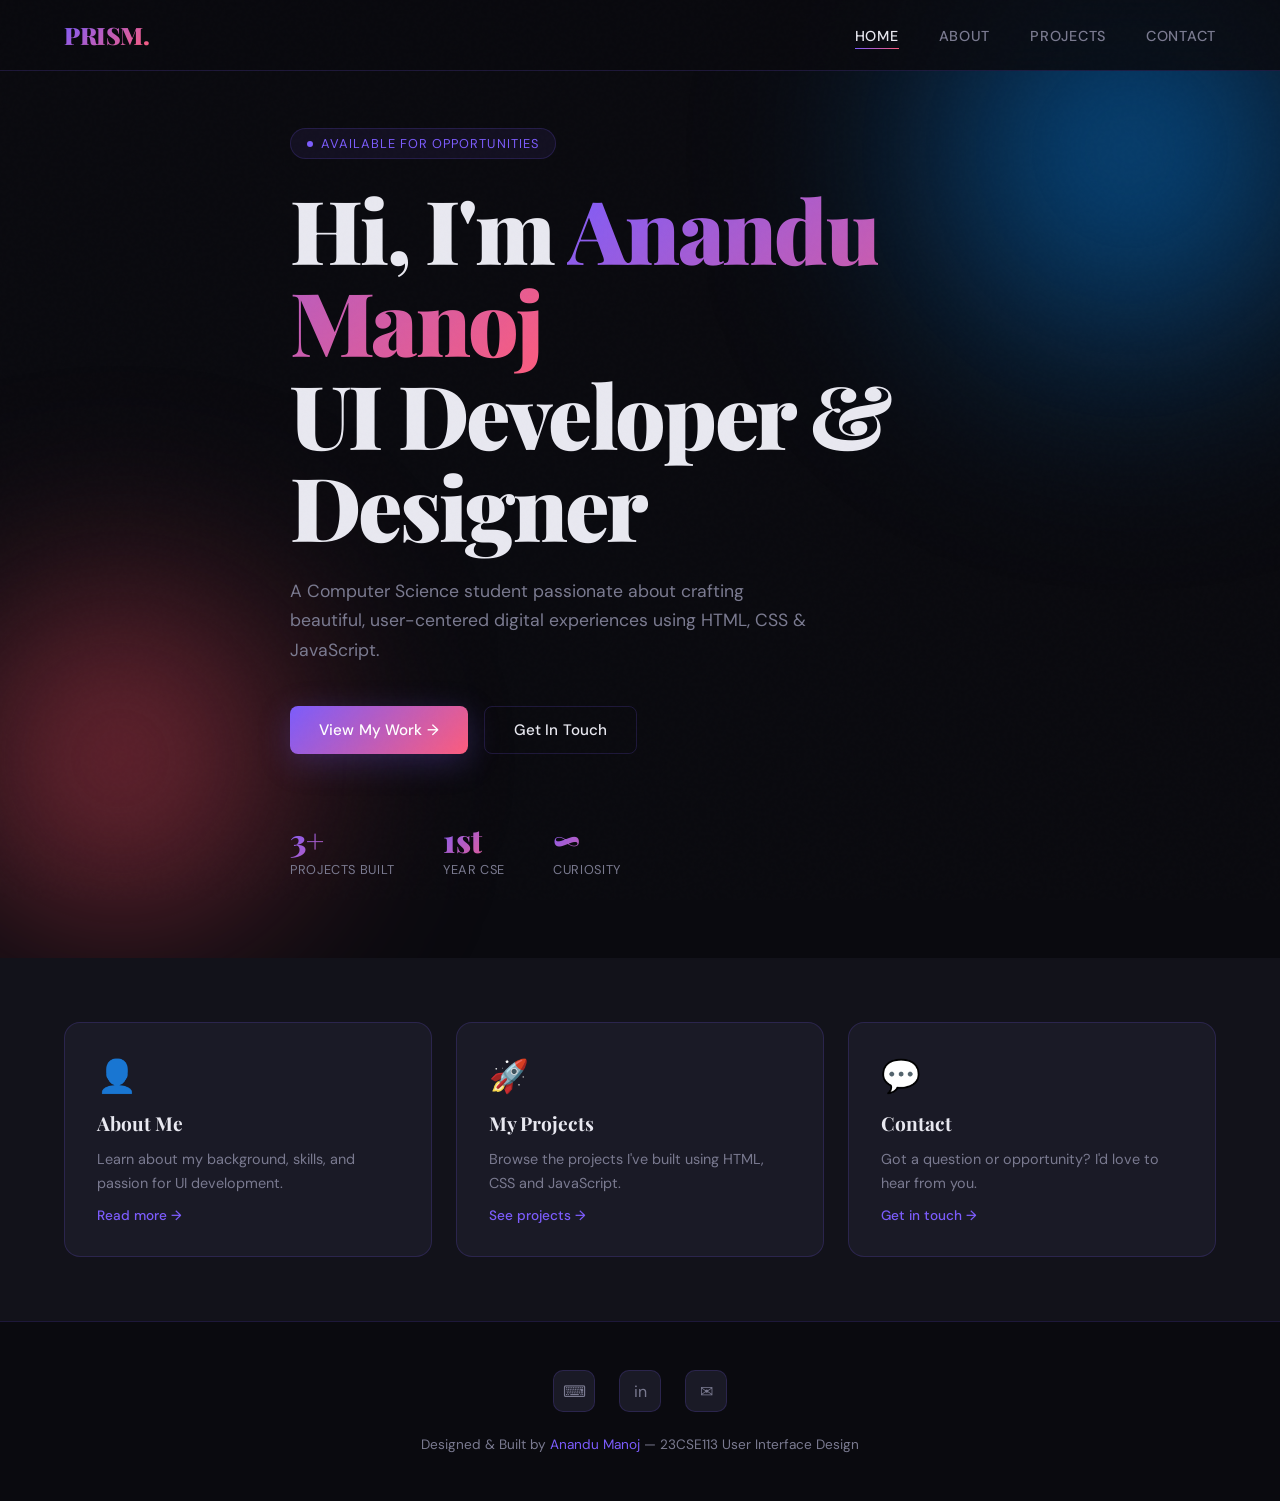
<file: index.html>
<!DOCTYPE html>
<html lang="en">
<head>
  <meta charset="UTF-8" />
  <meta name="viewport" content="width=device-width, initial-scale=1.0"/>
  <title>PRISM | The Portfolio of Anandu Manoj</title>
  <link rel="stylesheet" href="style.css" />
  <style>
    #home {
      min-height: 100vh;
      display: flex; align-items: center;
      padding: 8rem 5% 5rem;
      position: relative; overflow: hidden;
      flex-direction: column; justify-content: center;
    }
    .hero-blob {
      position: absolute;
      border-radius: 50%; filter: blur(100px); pointer-events: none;
    }
    .blob1 {
      width: 500px; height: 500px;
      background: radial-gradient(circle, rgba(3, 112, 201, 0.849), transparent 80%);
      top: -100px; right: -100px;
      animation: blobFloat 8s ease-in-out infinite;
    }
    .blob2 {
      width: 400px; height: 400px;
      background: radial-gradient(circle, rgba(196, 62, 80, 0.904), transparent 80%);
      bottom: 0; left: -80px;
      animation: blobFloat 10s ease-in-out infinite reverse;
    }
    .hero-content { max-width: 700px; position: relative; z-index: 1; width: 100%; }
    .hero-tag {
      display: inline-flex; align-items: center; gap: 8px;
      padding: 6px 16px; border-radius: 999px;
      border: 1px solid var(--border);
      background: rgba(124,92,252,0.08);
      font-size: 0.8rem; color: var(--accent); letter-spacing: 0.08em;
      text-transform: uppercase; margin-bottom: 1.5rem;
      animation: fadeUp 0.8s ease both;
    }
    .hero-tag span {
      width:6px; height:6px; border-radius:50%;
      background: var(--accent); animation: pulse 2s infinite;
    }
    .hero-title {
      font-family: var(--font-display);
      font-size: clamp(3rem, 7vw, 5.5rem);
      font-weight: 900; line-height: 1.05;
      letter-spacing: -0.03em; margin-bottom: 1.5rem;
      animation: fadeUp 0.8s 0.1s ease both;
    }
    .hero-title .highlight {
      background: linear-gradient(135deg, var(--accent), var(--accent2));
      -webkit-background-clip: text;
      background-clip: text;
      -webkit-text-fill-color: transparent;
      color: transparent;
}
    .hero-desc {
      font-size: 1.1rem; color: var(--muted); line-height: 1.7;
      max-width: 520px; margin-bottom: 2.5rem;
      animation: fadeUp 0.8s 0.2s ease both;
    }
    .hero-cta {
      display: flex; gap: 1rem; flex-wrap: wrap;
      animation: fadeUp 0.8s 0.3s ease both;
    }
    .stats-bar {
      display: flex; gap: 3rem; margin-top: 4rem;
      position: relative; z-index: 1;
      animation: fadeUp 0.8s 0.5s ease both;
    }
    .stat h3 {
      font-family: var(--font-display);
      font-size: 2rem; font-weight: 900;
      background: linear-gradient(135deg, var(--accent), var(--accent2));
      -webkit-background-clip: text;
      background-clip: text;
      -webkit-text-fill-color: transparent;
      color: transparent;
}
    .stat p { font-size: 0.8rem; color: var(--muted); letter-spacing: 0.05em; text-transform: uppercase; }

    .quick-links {
      padding: 4rem 5%;
      background: var(--surface);
      display: grid; grid-template-columns: repeat(3, 1fr); gap: 1.5rem;
    }
    .quick-card {
      padding: 2rem;
      background: var(--card); border: 1px solid var(--border);
      border-radius: 16px; text-decoration: none; color: var(--text);
      transition: all 0.3s; display: flex; flex-direction: column; gap: 0.8rem;
    }
    .quick-card:hover {
      transform: translateY(-6px); border-color: var(--accent);
      box-shadow: 0 20px 60px rgba(124,92,252,0.12);
    }
    .quick-card-icon { font-size: 2rem; }
    .quick-card h3 { font-family: var(--font-display); font-size: 1.2rem; font-weight: 700; }
    .quick-card p { font-size: 0.9rem; color: var(--muted); line-height: 1.6; }
    .quick-card span { font-size: 0.85rem; color: var(--accent); font-weight: 500; margin-top: auto; }

    @media (max-width: 768px) {
      .stats-bar { gap: 2rem; flex-wrap: wrap; }
      .quick-links { grid-template-columns: 1fr; }
    }
  </style>
</head>
<body>
  <nav>
    <a href="index.html" class="nav-logo">PRISM.</a>
    <ul class="nav-links">
      <li><a href="index.html" class="active">Home</a></li>
      <li><a href="about.html">About</a></li>
      <li><a href="projects.html">Projects</a></li>
      <li><a href="contact.html">Contact</a></li>
    </ul>
    <button class="hamburger" onclick="toggleMenu()" aria-label="Menu">
      <span></span><span></span><span></span>
    </button>
  </nav>
  <div class="mobile-menu" id="mobileMenu">
    <a href="index.html">Home</a>
    <a href="about.html">About</a>
    <a href="projects.html">Projects</a>
    <a href="contact.html">Contact</a>
  </div>

  <section id="home">
    <div class="hero-blob blob1"></div>
    <div class="hero-blob blob2"></div>
    <div class="hero-content">
      <div class="hero-tag"><span></span> Available for opportunities</div>
      <h1 class="hero-title">
        Hi, I'm <span class="highlight">Anandu Manoj</span><br/>
        UI Developer &amp; Designer
      </h1>
      <p class="hero-desc">
        A Computer Science student passionate about crafting beautiful,
        user-centered digital experiences using HTML, CSS &amp; JavaScript.
      </p>
      <div class="hero-cta">
        <a href="projects.html" class="btn btn-primary">View My Work →</a>
        <a href="contact.html" class="btn btn-outline">Get In Touch</a>
      </div>
      <div class="stats-bar">
        <div class="stat"><h3>3+</h3><p>Projects Built</p></div>
        <div class="stat"><h3>1st</h3><p>Year CSE</p></div>
        <div class="stat"><h3>∞</h3><p>Curiosity</p></div>
      </div>
    </div>
  </section> 

  <div class="quick-links">
    <a href="about.html" class="quick-card reveal">
      <div class="quick-card-icon">👤</div>
      <h3>About Me</h3>
      <p>Learn about my background, skills, and passion for UI development.</p>
      <span>Read more →</span>
    </a>
    <a href="projects.html" class="quick-card reveal">
      <div class="quick-card-icon">🚀</div>
      <h3>My Projects</h3>
      <p>Browse the projects I've built using HTML, CSS and JavaScript.</p>
      <span>See projects →</span>
    </a>
    <a href="contact.html" class="quick-card reveal">
      <div class="quick-card-icon">💬</div>
      <h3>Contact</h3>
      <p>Got a question or opportunity? I'd love to hear from you.</p>
      <span>Get in touch →</span>
    </a>
  </div>

  <footer>
    <div class="social-links">
      <a href="https://github.com/nandu17" class="social-link" target="_blank" title="GitHub">⌨</a>
      <a href="https://linkedin.com/in/nandu17" class="social-link" target="_blank" title="LinkedIn">in</a>
      <a href="https://gmail.com/nandu17@gmail.com" class="social-link" title="Email">✉</a>
    </div>
    <p>Designed &amp; Built by <a href="index.html">Anandu Manoj</a> &mdash; 23CSE113 User Interface Design</p>
  </footer>

  <script src="script.js"></script>
</body>
</html>
</file>
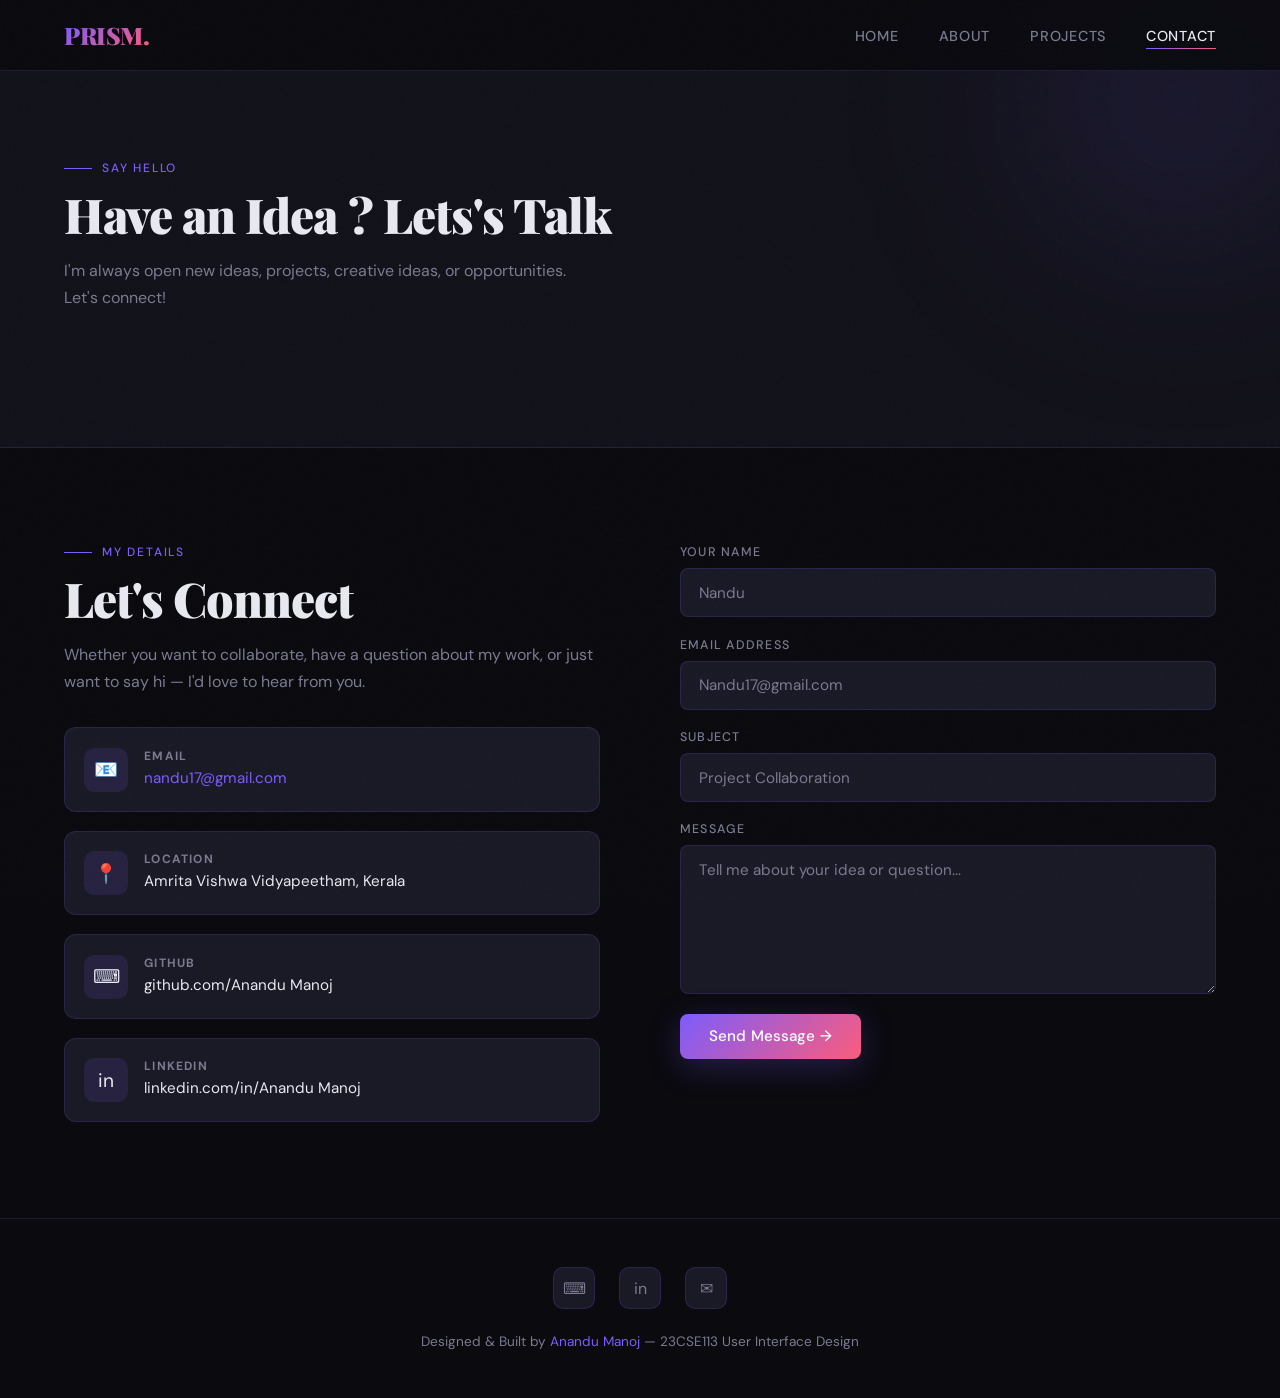
<file: contact.html>
<!DOCTYPE html>
<html lang="en">
<head>
  <meta charset="UTF-8" />
  <meta name="viewport" content="width=device-width, initial-scale=1.0"/>
  <title>Contact | Anandu Manoj</title>
  <link rel="stylesheet" href="style.css" />
  <style>
    /* ===== CONTACT GRID ===== */
    .contact-grid {
      display: grid; grid-template-columns: 1fr 1fr; gap: 5rem;
      align-items: start;
    }
    /* ===== CONTACT INFO CARDS ===== */
    .contact-info { display: flex; flex-direction: column; gap: 1.2rem; margin-top: 2rem; }
    .contact-item {
      display: flex; align-items: flex-start; gap: 1rem;
      padding: 1.2rem;
      background: var(--card); border: 1px solid var(--border);
      border-radius: 12px; transition: border-color 0.3s;
      text-decoration: none; color: var(--text);
    }
    .contact-item:hover { border-color: var(--accent); }
    .contact-icon {
      width: 44px; height: 44px; border-radius: 10px; flex-shrink: 0;
      background: rgba(124,92,252,0.12);
      display: flex; align-items: center; justify-content: center;
      font-size: 1.2rem;
    }
    .contact-item h4 {
      font-size: 0.75rem; text-transform: uppercase; letter-spacing: 0.1em;
      color: var(--muted); margin-bottom: 4px;
    }
    .contact-item p { font-size: 0.95rem; color: var(--text); }
    .contact-item a { color: var(--accent); text-decoration: none; }

    /* ===== FORM ===== */
    .contact-form { display: flex; flex-direction: column; gap: 1.2rem; }
    .form-group { display: flex; flex-direction: column; gap: 0.5rem; }
    .form-group label {
      font-size: 0.78rem; letter-spacing: 0.1em; text-transform: uppercase;
      color: var(--muted); font-weight: 500;
    }
    .form-group input,
    .form-group textarea {
      padding: 0.85rem 1.1rem;
      background: var(--card); border: 1px solid var(--border);
      border-radius: 8px; color: var(--text);
      font-family: var(--font-body); font-size: 0.95rem;
      transition: border-color 0.3s, box-shadow 0.3s;
      resize: vertical;
    }
    .form-group input:focus,
    .form-group textarea:focus {
      outline: none; border-color: var(--accent);
      box-shadow: 0 0 0 3px rgba(124,92,252,0.12);
    }
    .form-group input::placeholder,
    .form-group textarea::placeholder { color: var(--muted); }

    /* ===== SUCCESS STATE ===== */
    .form-success {
      display: none; text-align: center; padding: 3rem 2rem;
      background: var(--card); border: 1px solid rgba(34,197,94,0.3);
      border-radius: 16px;
    }
    .form-success h3 {
      font-family: var(--font-display); font-size: 1.5rem;
      margin-bottom: 0.5rem; color: #22c55e;
    }
    .form-success p { color: var(--muted); }

    @media (max-width: 768px) {
      .contact-grid { grid-template-columns: 1fr; gap: 3rem; }
    }
  </style>
</head>
<body>
  <nav>
    <a href="index.html" class="nav-logo">PRISM.</a>
    <ul class="nav-links">
      <li><a href="index.html">Home</a></li>
      <li><a href="about.html">About</a></li>
      <li><a href="projects.html">Projects</a></li>
      <li><a href="contact.html" class="active">Contact</a></li>
    </ul>
    <button class="hamburger" onclick="toggleMenu()" aria-label="Menu">
      <span></span><span></span><span></span>
    </button>
  </nav>
  <div class="mobile-menu" id="mobileMenu">
    <a href="index.html">Home</a>
    <a href="about.html">About</a>
    <a href="projects.html">Projects</a>
    <a href="contact.html">Contact</a>
  </div>

  <!-- PAGE HEADER -->
  <div class="page-header">
    <div class="page-header-blob"></div>
    <p class="section-label">Say Hello</p>
    <h1 class="section-title">Have an Idea ? Lets's Talk</h1>
    <p class="section-sub">
      I'm always open new ideas, projects, creative ideas,
      or opportunities. Let's connect!
    </p>
  </div>

  <!-- CONTACT SECTION -->
  <section style="background: var(--bg);">
    <div class="contact-grid">

      <!-- LEFT: Info -->
      <div>
        <p class="section-label reveal">My Details</p>
        <h2 class="section-title reveal">Let's Connect</h2>
        <p style="color:var(--muted);line-height:1.7;" class="reveal">
          Whether you want to collaborate, have a question about my work,
          or just want to say hi — I'd love to hear from you.
        </p>

        <div class="contact-info">
          <div class="contact-item reveal">
            <div class="contact-icon">📧</div>
            <div>
              <h4>Email</h4>
              <p><a href="https://gmail.com">nandu17@gmail.com</a></p>
            </div>
          </div>
          <div class="contact-item reveal">
            <div class="contact-icon">📍</div>
            <div>
              <h4>Location</h4>
              <p>Amrita Vishwa Vidyapeetham, Kerala</p>
            </div>
          </div>
          <a href="https://github.com/nandu17" target="_blank" class="contact-item reveal">
            <div class="contact-icon">⌨</div>
            <div>
              <h4>GitHub</h4>
              <p>github.com/Anandu Manoj</p>
            </div>
          </a>
          <a href="https://linkedin.com/in/nandu17" target="_blank" class="contact-item reveal">
            <div class="contact-icon">in</div>
            <div>
              <h4>LinkedIn</h4>
              <p>linkedin.com/in/Anandu Manoj</p>
            </div>
          </a>
        </div>
      </div>

      <!-- RIGHT: Form -->
      <div class="reveal">
        <form class="contact-form" id="contactForm" onsubmit="handleSubmit(event)">
          <div class="form-group">
            <label for="name">Your Name</label>
            <input type="text" id="name" placeholder="Nandu" required />
          </div>
          <div class="form-group">
            <label for="email">Email Address</label>
            <input type="email" id="email" placeholder="Nandu17@gmail.com" required />
          </div>
          <div class="form-group">
            <label for="subject">Subject</label>
            <input type="text" id="subject" placeholder="Project Collaboration" />
          </div>
          <div class="form-group">
            <label for="message">Message</label>
            <textarea id="message" rows="6" placeholder="Tell me about your idea or question..." required></textarea>
          </div>
          <button type="submit" class="btn btn-primary" style="width:fit-content" id="submitBtn">
            Send Message →
          </button>
        </form>

        <div class="form-success" id="formSuccess">
          <div style="font-size:3rem;margin-bottom:1rem;">✓</div>
          <h3>Message Sent!</h3>
          <p>Thanks for reaching out. I'll get back to you soon.</p>
        </div>
      </div>

    </div>
  </section>

  <footer>
    <div class="social-links">
      <a href="https://github.com/nandu17" class="social-link" target="_blank" title="GitHub">⌨</a>
      <a href="https://linkedin.com/in/nandu17" class="social-link" target="_blank" title="LinkedIn">in</a>
      <a href="https://gmail.com/nandu17@gmail.com" class="social-link" title="Email">✉</a>
    </div>
    <p>Designed &amp; Built by <a href="index.html">Anandu Manoj</a> &mdash; 23CSE113 User Interface Design</p>
  </footer>

  <script src="script.js"></script>
  <script>
    function handleSubmit(e) {
      e.preventDefault();
      document.getElementById('contactForm').style.display = 'none';
      document.getElementById('formSuccess').style.display = 'block';
    }
  </script>
</body>
</html>
</file>
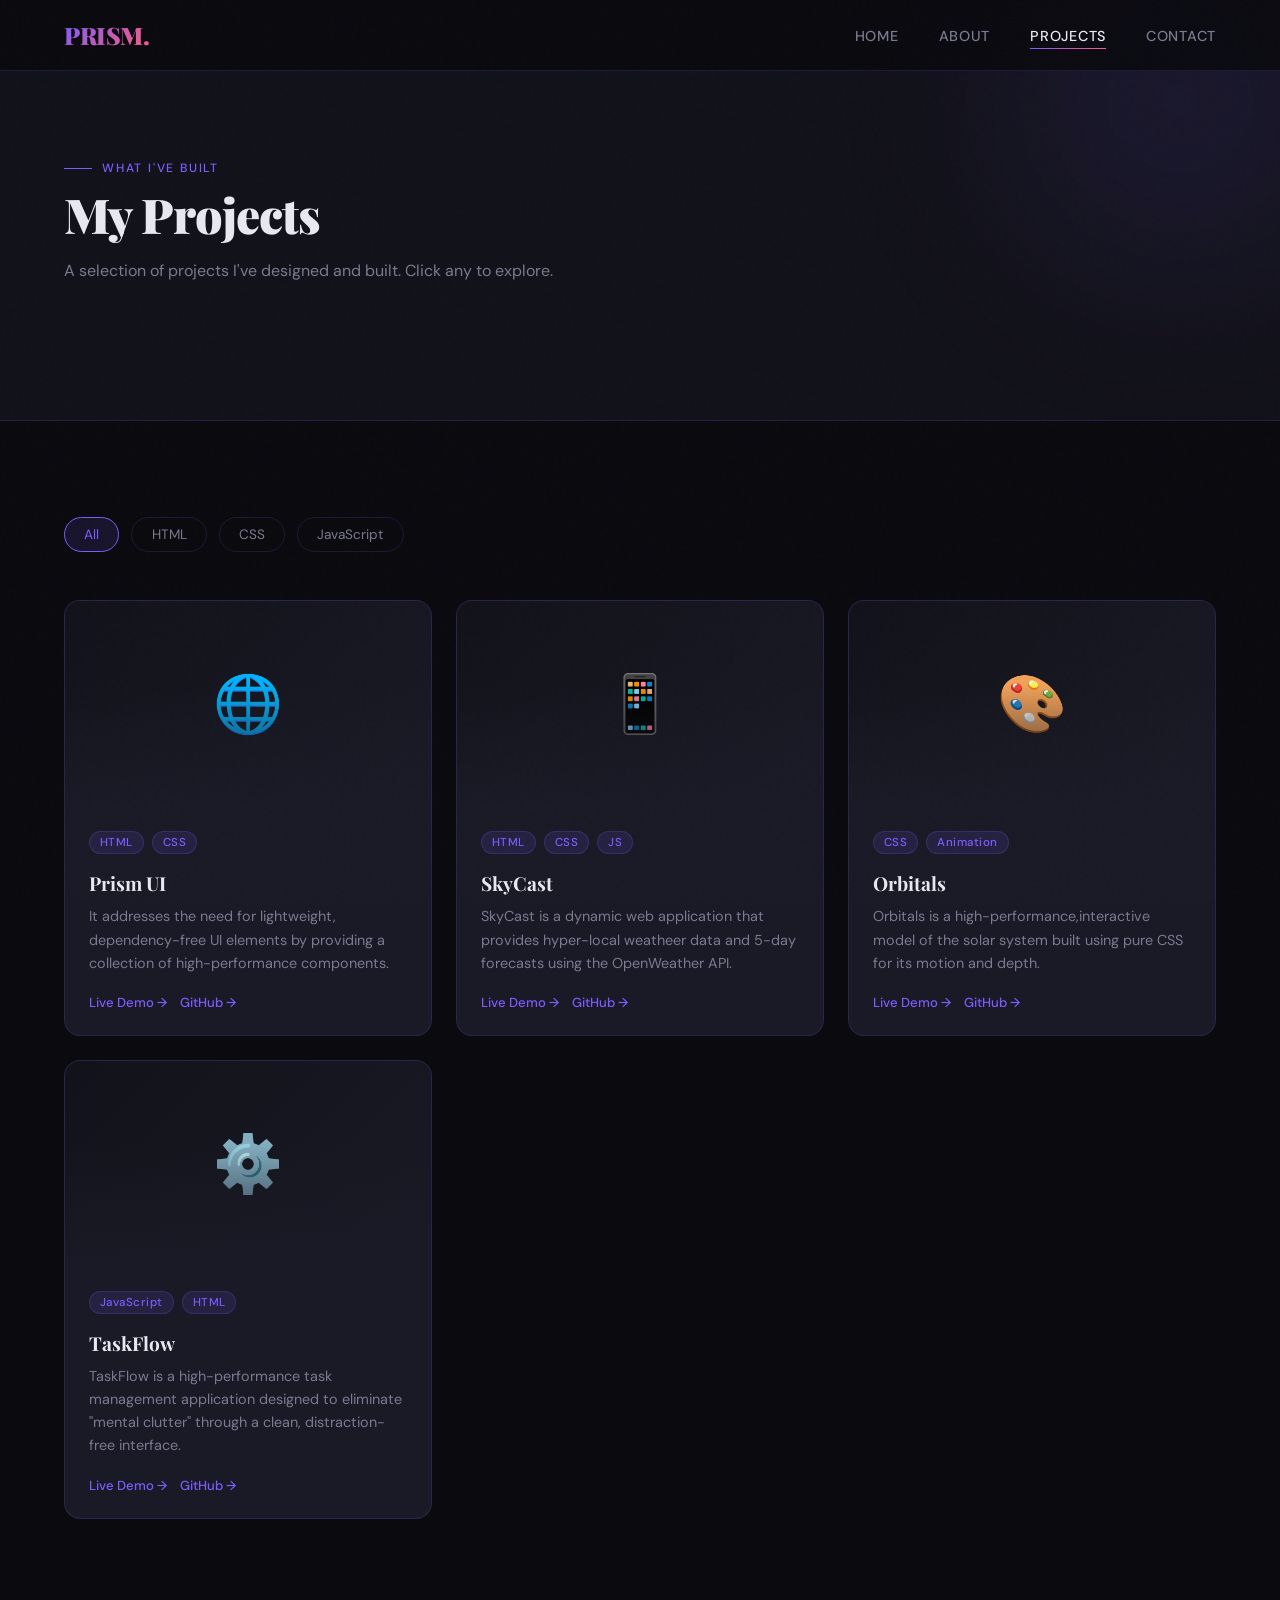
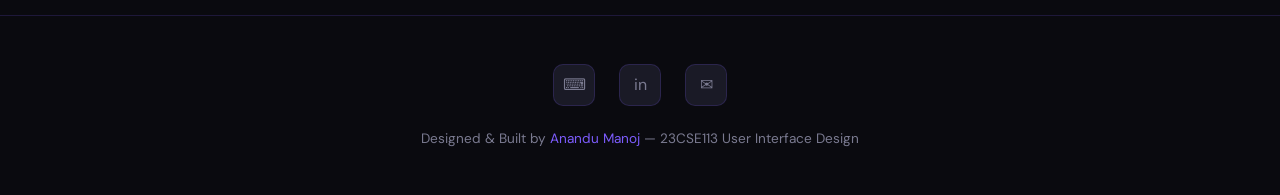
<file: projects.html>
<!DOCTYPE html>
<html lang="en">
<head>
  <meta charset="UTF-8" />
  <meta name="viewport" content="width=device-width, initial-scale=1.0"/>
  <title>Projects | Anandu Manoj</title>
  <link rel="stylesheet" href="style.css" />
  <style>
    /* ===== FILTER TABS ===== */
    .filter-bar {
      display: flex; gap: 0.75rem; flex-wrap: wrap;
      margin-bottom: 3rem;
    }
    .filter-btn {
      padding: 0.5rem 1.2rem; border-radius: 999px;
      border: 1px solid var(--border);
      background: transparent; color: var(--muted);
      font-family: var(--font-body); font-size: 0.85rem;
      cursor: pointer; transition: all 0.3s;
    }
    .filter-btn:hover,
    .filter-btn.active {
      background: rgba(124,92,252,0.12);
      border-color: var(--accent); color: var(--accent);
    }
    /* ===== PROJECTS GRID ===== */
    .projects-grid {
      display: grid; grid-template-columns: repeat(auto-fill, minmax(320px, 1fr));
      gap: 1.5rem;
    }
    .project-card {
      background: var(--card); border: 1px solid var(--border);
      border-radius: 16px; overflow: hidden;
      transition: all 0.4s; position: relative;
    }
    .project-card:hover {
      transform: translateY(-6px);
      border-color: var(--accent);
      box-shadow: 0 20px 60px rgba(124,92,252,0.15);
    }
    .project-thumb {
      aspect-ratio: 16/9;
      background: linear-gradient(135deg, var(--surface), var(--card));
      position: relative; overflow: hidden;
      display: flex; align-items: center; justify-content: center;
      font-size: 3.5rem;
    }
    .project-thumb::after {
      content:''; position:absolute; inset:0;
      background: linear-gradient(to bottom, transparent 40%, var(--card));
    }
    .project-body { padding: 1.5rem; }
    .project-tags { display: flex; gap: 0.5rem; flex-wrap: wrap; margin-bottom: 1rem; }
    .tag {
      font-size: 0.72rem; padding: 3px 10px; border-radius: 999px;
      background: rgba(124,92,252,0.12); color: var(--accent);
      border: 1px solid rgba(124,92,252,0.2); font-weight: 500;
      letter-spacing: 0.04em;
    }
    .project-card h3 {
      font-family: var(--font-display);
      font-size: 1.2rem; font-weight: 700; margin-bottom: 0.6rem;
    }
    .project-card p { font-size: 0.9rem; color: var(--muted); line-height: 1.6; margin-bottom: 1.2rem; }
    .project-links { display: flex; gap: 0.8rem; }
    .project-link {
      font-size: 0.82rem; color: var(--accent); text-decoration: none;
      display: flex; align-items: center; gap: 5px; font-weight: 500;
      transition: gap 0.2s;
    }
    .project-link:hover { gap: 9px; }

    /* ===== HIDDEN CLASS (for filter) ===== */
    .project-card.hidden { display: none; }
  </style>
</head>
<body>
  <nav>
    <a href="index.html" class="nav-logo">PRISM.</a>
    <ul class="nav-links">
      <li><a href="index.html">Home</a></li>
      <li><a href="about.html">About</a></li>
      <li><a href="projects.html" class="active">Projects</a></li>
      <li><a href="contact.html">Contact</a></li>
    </ul>
    <button class="hamburger" onclick="toggleMenu()" aria-label="Menu">
      <span></span><span></span><span></span>
    </button>
  </nav>
  <div class="mobile-menu" id="mobileMenu">
    <a href="index.html">Home</a>
    <a href="about.html">About</a>
    <a href="projects.html">Projects</a>
    <a href="contact.html">Contact</a>
  </div>

  <!-- PAGE HEADER -->
  <div class="page-header">
    <div class="page-header-blob"></div>
    <p class="section-label">What I've Built</p>
    <h1 class="section-title">My Projects</h1>
    <p class="section-sub">A selection of projects I've designed and built. Click any to explore.</p>
  </div>

  <!-- PROJECTS SECTION -->
  <section style="background:var(--bg);">
    <!-- Filter Bar -->
    <div class="filter-bar reveal">
      <button class="filter-btn active" onclick="filterProjects('all', this)">All</button>
      <button class="filter-btn" onclick="filterProjects('html', this)">HTML</button>
      <button class="filter-btn" onclick="filterProjects('css', this)">CSS</button>
      <button class="filter-btn" onclick="filterProjects('js', this)">JavaScript</button>
    </div>

    <div class="projects-grid">

      <!-- PROJECT 1 -->
      <div class="project-card reveal" data-tags="html css">
        <div class="project-thumb">🌐</div>
        <div class="project-body">
          <div class="project-tags">
            <span class="tag">HTML</span>
            <span class="tag">CSS</span>
          </div>
          <h3>Prism UI</h3>
          <p>
            It addresses the need for lightweight, dependency-free UI elements by providing a collection of
            high-performance components.
          </p>
          <div class="project-links">
            <a href="https://prismjs.com" class="project-link" target="_blank">Live Demo →</a>
            <a href="https://pure-css.github.io" class="project-link" target="_blank">GitHub →</a>
          </div>
        </div>
      </div>

      <!-- PROJECT 2 -->
      <div class="project-card reveal" data-tags="html css js">
        <div class="project-thumb">📱</div>
        <div class="project-body">
          <div class="project-tags">
            <span class="tag">HTML</span>
            <span class="tag">CSS</span>
            <span class="tag">JS</span>
          </div>
          <h3>SkyCast</h3>
          <p>
            SkyCast is a dynamic web application that provides hyper-local weatheer data and 
            5-day forecasts using the OpenWeather API.
          </p>
          <div class="project-links">
            <a href="#" class="project-link" target="_blank">Live Demo →</a>
            <a href="#" class="project-link" target="_blank">GitHub →</a>
          </div>
        </div>
      </div>

      <!-- PROJECT 3 -->
      <div class="project-card reveal" data-tags="css">
        <div class="project-thumb">🎨</div>
        <div class="project-body">
          <div class="project-tags">
            <span class="tag">CSS</span>
            <span class="tag">Animation</span>
          </div>
          <h3>Orbitals</h3>
          <p>
            Orbitals is a high-performance,interactive model of the solar system built using pure
            CSS for its motion and depth.
          </p>
          <div class="project-links">
            <a href="#" class="project-link" target="_blank">Live Demo →</a>
            <a href="#" class="project-link" target="_blank">GitHub →</a>
          </div>
        </div>
      </div>

      <!-- PROJECT 4 (bonus) -->
      <div class="project-card reveal" data-tags="js html">
        <div class="project-thumb">⚙️</div>
        <div class="project-body">
          <div class="project-tags">
            <span class="tag">JavaScript</span>
            <span class="tag">HTML</span>
          </div>
          <h3>TaskFlow</h3>
          <p>
            TaskFlow is a high-performance task management application designed to 
            eliminate "mental clutter" through a clean, distraction-free interface.
          </p>
          <div class="project-links">
            <a href="#" class="project-link" target="_blank">Live Demo →</a>
            <a href="#" class="project-link" target="_blank">GitHub →</a>
          </div>
        </div>
      </div>

    </div>
  </section>

  <footer>
    <div class="social-links">
      <a href="https://github.com/nandu17" class="social-link" target="_blank" title="GitHub">⌨</a>
      <a href="https://linkedin.com/in/nandu17" class="social-link" target="_blank" title="LinkedIn">in</a>
      <a href="https://gmail.com/nandu17@gmail.com" class="social-link" title="Email">✉</a>
    </div>
    <p>Designed &amp; Built by <a href="index.html">Anandu Manoj</a> &mdash; 23CSE113 User Interface Design</p>
  </footer>

  <script src="script.js"></script>
  <script>
    // Filter functionality
    function filterProjects(tag, btn) {
      document.querySelectorAll('.filter-btn').forEach(b => b.classList.remove('active'));
      btn.classList.add('active');
      document.querySelectorAll('.project-card').forEach(card => {
        const tags = card.dataset.tags || '';
        if (tag === 'all' || tags.includes(tag)) {
          card.classList.remove('hidden');
        } else {
          card.classList.add('hidden');
        }
      });
    }
  </script>
</body>
</html>
</file>
<file: style.css>
/* ===== GOOGLE FONTS ===== */
@import url('https://fonts.googleapis.com/css2?family=Playfair+Display:wght@400;700;900&family=DM+Sans:wght@300;400;500&display=swap');

/* ===== CSS VARIABLES ===== */
:root {
  --bg:      #0a0a0f;
  --surface: #12121a;
  --card:    #1a1a26;
  --accent:  #7c5cfc;
  --accent2: #fc5c7d;
  --text:    #e8e8f0;
  --muted:   #7a7a90;
  --border:  rgba(124,92,252,0.18);
  --glow:    rgba(124,92,252,0.25);
  --font-display: 'Playfair Display', serif;
  --font-body:    'DM Sans', sans-serif;
}

/* ===== RESET ===== */
*, *::before, *::after { margin:0; padding:0; box-sizing:border-box; }
html { scroll-behavior: smooth; }
body {
  font-family: var(--font-body);
  background: var(--bg);
  color: var(--text);
  overflow-x: hidden;
}

/* ===== NOISE TEXTURE OVERLAY ===== */
body::before {
  content: '';
  position: fixed; inset: 0;
  background-image: url("data:image/svg+xml,%3Csvg viewBox='0 0 256 256' xmlns='http://www.w3.org/2000/svg'%3E%3Cfilter id='noise'%3E%3CfeTurbulence type='fractalNoise' baseFrequency='0.9' numOctaves='4' stitchTiles='stitch'/%3E%3C/filter%3E%3Crect width='100%25' height='100%25' filter='url(%23noise)' opacity='0.03'/%3E%3C/svg%3E");
  pointer-events: none; z-index: 9999; opacity: 0.4;
}

/* ===== NAVBAR ===== */
nav {
  position: fixed; top: 0; width: 100%; z-index: 100;
  padding: 1.2rem 5%;
  display: flex; align-items: center; justify-content: space-between;
  background: rgba(10,10,15,0.85);
  backdrop-filter: blur(18px);
  border-bottom: 1px solid var(--border);
}
.nav-logo {
  font-family: var(--font-display);
  font-size: 1.5rem; font-weight: 900;
  background: linear-gradient(135deg, var(--accent), var(--accent2));
  -webkit-background-clip: text;
  background-clip: text;
  -webkit-text-fill-color: transparent;
  color: transparent;
  letter-spacing: -0.02em;
  text-decoration: none;
}
.nav-links { display: flex; gap: 2.5rem; list-style: none; }
.nav-links a {
  text-decoration: none; color: var(--muted);
  font-size: 0.9rem; font-weight: 500; letter-spacing: 0.05em;
  text-transform: uppercase;
  transition: color 0.3s;
  position: relative;
}
.nav-links a::after {
  content: ''; position: absolute; bottom: -4px; left: 0;
  width: 0; height: 1px;
  background: linear-gradient(90deg, var(--accent), var(--accent2));
  transition: width 0.3s;
}
.nav-links a:hover,
.nav-links a.active { color: var(--text); }
.nav-links a:hover::after,
.nav-links a.active::after { width: 100%; }

/* ===== HAMBURGER (mobile) ===== */
.hamburger {
  display: none; flex-direction: column; gap: 5px;
  cursor: pointer; background: none; border: none; padding: 4px;
}
.hamburger span {
  display: block; width: 24px; height: 2px;
  background: var(--text); border-radius: 2px;
  transition: all 0.3s;
}
.mobile-menu {
  display: none; flex-direction: column;
  position: fixed; top: 64px; left: 0; right: 0;
  background: rgba(10,10,15,0.97);
  backdrop-filter: blur(18px);
  padding: 1.5rem 5%;
  border-bottom: 1px solid var(--border);
  z-index: 99;
}
.mobile-menu a {
  padding: 0.9rem 0;
  border-bottom: 1px solid var(--border);
  text-decoration: none; color: var(--muted);
  font-size: 1rem; letter-spacing: 0.05em; text-transform: uppercase;
  transition: color 0.3s;
}
.mobile-menu a:hover { color: var(--accent); }
.mobile-menu.open { display: flex; }

/* ===== BUTTONS ===== */
.btn {
  display: inline-flex; align-items: center; gap: 8px;
  padding: 0.8rem 1.8rem; border-radius: 8px;
  font-family: var(--font-body); font-size: 0.95rem; font-weight: 500;
  text-decoration: none; cursor: pointer; border: none;
  transition: all 0.3s; letter-spacing: 0.01em;
}
.btn-primary {
  background: linear-gradient(135deg, var(--accent), var(--accent2));
  color: #fff;
  box-shadow: 0 8px 32px var(--glow);
}
.btn-primary:hover { transform: translateY(-2px); box-shadow: 0 12px 40px var(--glow); }
.btn-outline {
  background: transparent; color: var(--text);
  border: 1px solid var(--border);
}
.btn-outline:hover { border-color: var(--accent); color: var(--accent); transform: translateY(-2px); }

/* ===== PAGE HEADER (for inner pages) ===== */
.page-header {
  padding: 10rem 5% 5rem;
  background: var(--surface);
  border-bottom: 1px solid var(--border);
  position: relative; overflow: hidden;
}
.page-header-blob {
  position: absolute; border-radius: 50%;
  filter: blur(100px); pointer-events: none;
  width: 400px; height: 400px;
  background: radial-gradient(circle, rgba(124,92,252,0.2), transparent 70%);
  top: -100px; right: -100px;
  animation: blobFloat 8s ease-in-out infinite;
}
@keyframes blobFloat {
  0%,100% { transform: translate(0,0) scale(1); }
  50%      { transform: translate(30px,-30px) scale(1.05); }
}

/* ===== SECTION BASE ===== */
section { padding: 6rem 5%; }
.section-label {
  font-size: 0.75rem; letter-spacing: 0.15em; text-transform: uppercase;
  color: var(--accent); font-weight: 500; margin-bottom: 0.75rem;
  display: flex; align-items: center; gap: 10px;
}
.section-label::before {
  content:''; width:28px; height:1px; background: var(--accent);
}
.section-title {
  font-family: var(--font-display);
  font-size: clamp(2rem, 4vw, 3rem);
  font-weight: 900; letter-spacing: -0.02em;
  margin-bottom: 1rem; line-height: 1.1;
}
.section-sub {
  color: var(--muted); max-width: 520px; line-height: 1.7; margin-bottom: 3.5rem;
}

/* ===== FOOTER ===== */
footer {
  padding: 3rem 5%; text-align: center;
  border-top: 1px solid var(--border);
  background: var(--bg);
}
.social-links { display: flex; justify-content: center; gap: 1.5rem; margin-bottom: 1.5rem; }
.social-link {
  width: 42px; height: 42px; border-radius: 10px;
  background: var(--card); border: 1px solid var(--border);
  display: flex; align-items: center; justify-content: center;
  font-size: 1rem; text-decoration: none; color: var(--muted);
  transition: all 0.3s;
}
.social-link:hover { border-color: var(--accent); color: var(--accent); transform: translateY(-3px); }
footer p { font-size: 0.85rem; color: var(--muted); }
footer a { color: var(--accent); text-decoration: none; }

/* ===== SCROLL REVEAL ===== */
.reveal {
  opacity: 0; transform: translateY(30px);
  transition: opacity 0.7s ease, transform 0.7s ease;
}
.reveal.visible { opacity: 1; transform: translateY(0); }

/* ===== ANIMATIONS ===== */
@keyframes fadeUp {
  from { opacity:0; transform: translateY(24px); }
  to   { opacity:1; transform: translateY(0); }
}
@keyframes pulse { 0%,100%{opacity:1} 50%{opacity:0.3} }

/* ===== SCROLLBAR ===== */
::-webkit-scrollbar { width: 5px; }
::-webkit-scrollbar-track { background: var(--bg); }
::-webkit-scrollbar-thumb { background: var(--accent); border-radius: 3px; }

/* ===== RESPONSIVE ===== */
@media (max-width: 768px) {
  .nav-links { display: none; }
  .hamburger { display: flex; }
}
</file>
